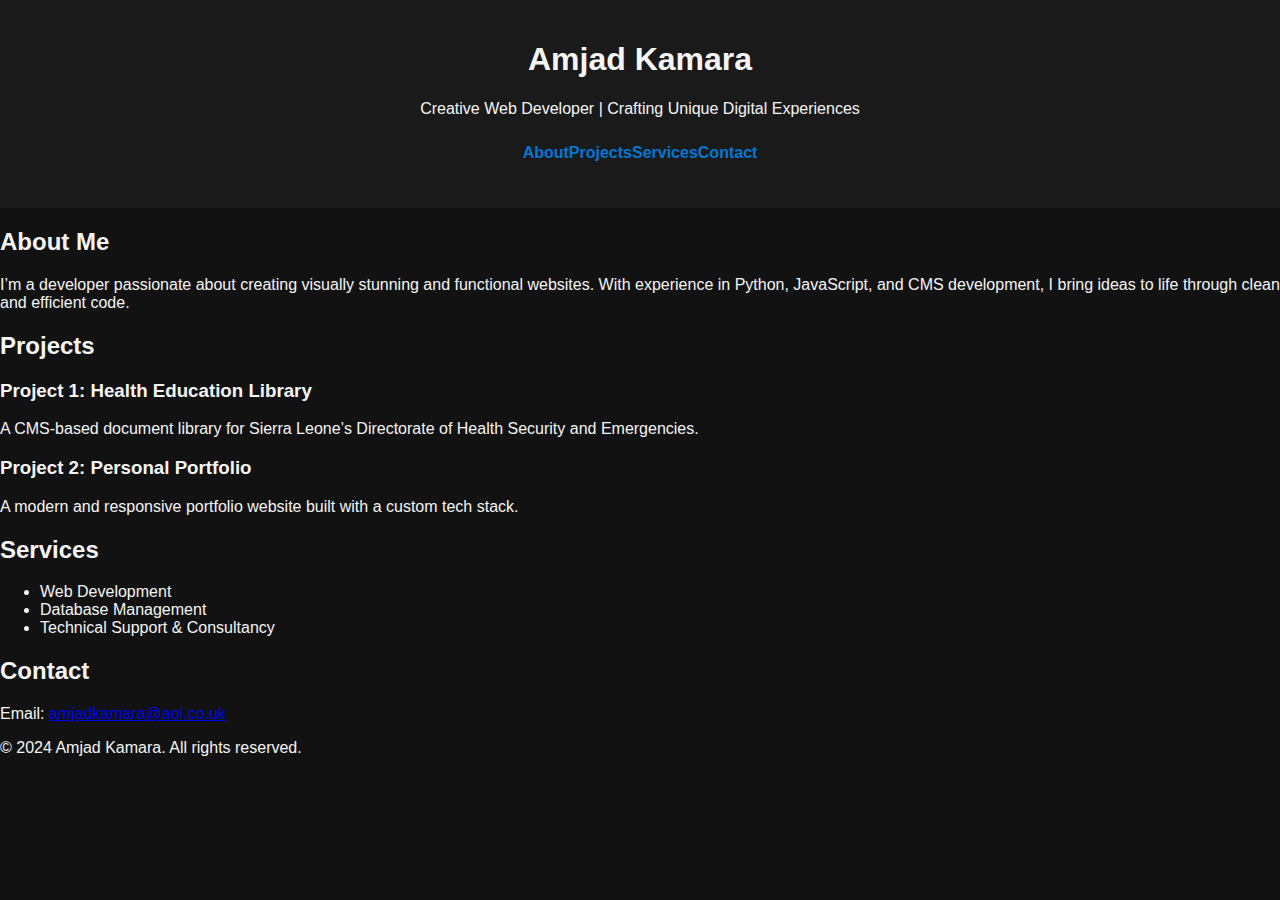
<file: index.html>
<!DOCTYPE html>
<html lang="en">
<head>
    <meta charset="UTF-8">
    <meta name="viewport" content="width=device-width, initial-scale=1.0">
    <title>Amjad Kamara | Portfolio</title>
    <link rel="stylesheet" href="styles.css">
</head>
<body>
    <div class="container">
        <!-- Header Section -->
        <header>
            <h1>Amjad Kamara</h1>
            <p>Creative Web Developer | Crafting Unique Digital Experiences</p>
            <nav>
                <ul>
                    <li><a href="#about">About</a></li>
                    <li><a href="#projects">Projects</a></li>
                    <li><a href="#services">Services</a></li>
                    <li><a href="#contact">Contact</a></li>
                </ul>
            </nav>
        </header>

        <!-- About Section -->
        <section id="about">
            <h2>About Me</h2>
            <p>I’m a developer passionate about creating visually stunning and functional websites. With experience in Python, JavaScript, and CMS development, I bring ideas to life through clean and efficient code.</p>
        </section>

        <!-- Projects Section -->
        <section id="projects">
            <h2>Projects</h2>
            <div class="project">
                <h3>Project 1: Health Education Library</h3>
                <p>A CMS-based document library for Sierra Leone’s Directorate of Health Security and Emergencies.</p>
            </div>
            <div class="project">
                <h3>Project 2: Personal Portfolio</h3>
                <p>A modern and responsive portfolio website built with a custom tech stack.</p>
            </div>
        </section>

        <!-- Services Section -->
        <section id="services">
            <h2>Services</h2>
            <ul>
                <li>Web Development</li>
                <li>Database Management</li>
                <li>Technical Support & Consultancy</li>
            </ul>
        </section>

        <!-- Contact Section -->
        <section id="contact">
            <h2>Contact</h2>
            <p>Email: <a href="mailto:amjadkamara@aol.co.uk">amjadkamara@aol.co.uk</a></p>
        </section>

        <!-- Footer -->
        <footer>
            <p>&copy; 2024 Amjad Kamara. All rights reserved.</p>
        </footer>
    </div>
</body>
</html>
</file>
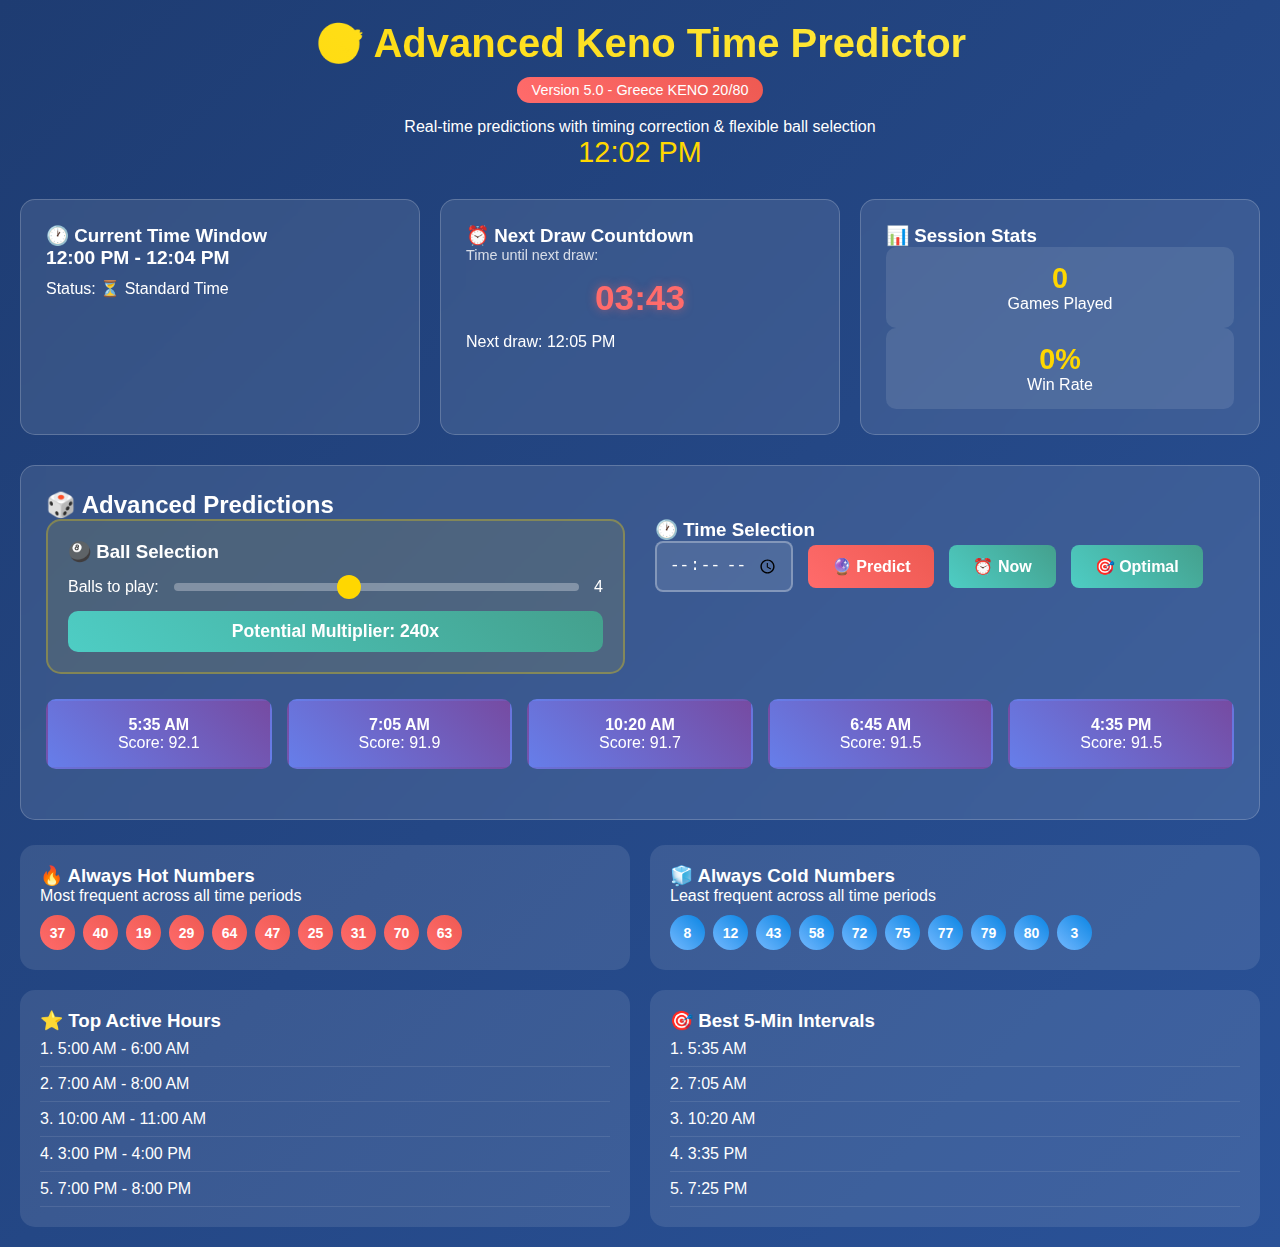
<file: live_demos/keno_demo/index.html>
<!DOCTYPE html>
<html lang="en">
<head>
    <meta charset="UTF-8">
    <meta name="viewport" content="width=device-width, initial-scale=1.0">
    <title>Advanced Keno Time Predictor V5</title>
    <style>
        * {
            margin: 0;
            padding: 0;
            box-sizing: border-box;
        }

        body {
            font-family: 'Segoe UI', Tahoma, Geneva, Verdana, sans-serif;
            background: linear-gradient(135deg, #1e3c72 0%, #2a5298 100%);
            color: white;
            min-height: 100vh;
            padding: 20px;
        }

        .container {
            max-width: 1600px;
            margin: 0 auto;
        }

        .header {
            text-align: center;
            margin-bottom: 30px;
        }

        .header h1 {
            font-size: 2.5em;
            margin-bottom: 10px;
            background: linear-gradient(45deg, #ffd700, #ffed4e);
            -webkit-background-clip: text;
            -webkit-text-fill-color: transparent;
            background-clip: text;
        }

        .version-badge {
            background: linear-gradient(45deg, #ff6b6b, #ee5a52);
            padding: 5px 15px;
            border-radius: 20px;
            font-size: 0.9em;
            margin-bottom: 15px;
            display: inline-block;
        }

        .dashboard {
            display: grid;
            grid-template-columns: 1fr 1fr 1fr;
            gap: 20px;
            margin-bottom: 30px;
        }

        .card {
            background: rgba(255, 255, 255, 0.1);
            backdrop-filter: blur(10px);
            border-radius: 15px;
            padding: 25px;
            border: 1px solid rgba(255, 255, 255, 0.2);
        }

        .current-time {
            text-align: center;
            font-size: 1.8em;
            color: #ffd700;
            margin-bottom: 20px;
        }

        .countdown-timer {
            text-align: center;
            font-size: 2.2em;
            color: #ff6b6b;
            font-weight: bold;
            margin: 15px 0;
            text-shadow: 0 0 10px rgba(255, 107, 107, 0.5);
        }

        .countdown-label {
            font-size: 0.9em;
            color: rgba(255, 255, 255, 0.8);
            margin-bottom: 10px;
        }

        .prediction-section {
            grid-column: 1 / -1;
        }

        .controls-section {
            display: grid;
            grid-template-columns: 1fr 1fr;
            gap: 30px;
            margin-bottom: 25px;
        }

        .ball-selector {
            background: rgba(255, 215, 0, 0.1);
            border: 2px solid rgba(255, 215, 0, 0.3);
            border-radius: 15px;
            padding: 20px;
        }

        .ball-count-input {
            display: flex;
            align-items: center;
            gap: 15px;
            margin: 15px 0;
        }

        .ball-count-slider {
            flex: 1;
            -webkit-appearance: none;
            height: 8px;
            border-radius: 4px;
            background: rgba(255, 255, 255, 0.3);
            outline: none;
        }

        .ball-count-slider::-webkit-slider-thumb {
            -webkit-appearance: none;
            appearance: none;
            width: 24px;
            height: 24px;
            border-radius: 50%;
            background: #ffd700;
            cursor: pointer;
        }

        .multiplier-display {
            background: linear-gradient(45deg, #4ecdc4, #44a08d);
            padding: 10px 15px;
            border-radius: 10px;
            text-align: center;
            font-weight: bold;
            font-size: 1.1em;
        }

        .time-selector {
            display: flex;
            gap: 15px;
            margin-bottom: 25px;
            align-items: center;
            flex-wrap: wrap;
        }

        .time-input {
            padding: 12px;
            border-radius: 8px;
            border: 2px solid rgba(255, 255, 255, 0.3);
            background: rgba(255, 255, 255, 0.1);
            color: white;
            font-size: 16px;
        }

        .time-input::placeholder {
            color: rgba(255, 255, 255, 0.7);
        }

        .btn {
            padding: 12px 24px;
            border: none;
            border-radius: 8px;
            font-size: 16px;
            cursor: pointer;
            transition: all 0.3s ease;
            font-weight: 600;
        }

        .btn-primary {
            background: linear-gradient(45deg, #ff6b6b, #ee5a52);
            color: white;
        }

        .btn-primary:hover {
            transform: translateY(-2px);
            box-shadow: 0 5px 15px rgba(255, 107, 107, 0.4);
        }

        .btn-secondary {
            background: linear-gradient(45deg, #4ecdc4, #44a08d);
            color: white;
        }

        .btn-secondary:hover {
            transform: translateY(-2px);
            box-shadow: 0 5px 15px rgba(78, 205, 196, 0.4);
        }

        .optimal-times {
            display: grid;
            grid-template-columns: repeat(auto-fit, minmax(180px, 1fr));
            gap: 15px;
            margin-bottom: 25px;
        }

        .time-chip {
            background: linear-gradient(45deg, #667eea, #764ba2);
            padding: 15px;
            border-radius: 10px;
            text-align: center;
            cursor: pointer;
            transition: all 0.3s ease;
            border: 2px solid transparent;
        }

        .time-chip:hover {
            transform: scale(1.05);
            border-color: #ffd700;
        }

        .time-chip.active {
            border-color: #ffd700;
            background: linear-gradient(45deg, #ffd700, #ffed4e);
            color: #333;
        }

        .prediction-results {
            background: rgba(0, 0, 0, 0.3);
            border-radius: 15px;
            padding: 25px;
            margin-top: 25px;
        }

        .confidence-meter {
            display: flex;
            align-items: center;
            gap: 15px;
            margin-bottom: 20px;
        }

        .confidence-bar {
            flex: 1;
            height: 20px;
            background: rgba(255, 255, 255, 0.2);
            border-radius: 10px;
            overflow: hidden;
        }

        .confidence-fill {
            height: 100%;
            background: linear-gradient(90deg, #ff6b6b, #ffd700, #4ecdc4);
            border-radius: 10px;
            transition: width 0.5s ease;
        }

        .numbers-grid {
            display: grid;
            grid-template-columns: repeat(auto-fit, minmax(60px, 1fr));
            gap: 10px;
            margin: 20px 0;
        }

        .number-ball {
            width: 60px;
            height: 60px;
            border-radius: 50%;
            display: flex;
            align-items: center;
            justify-content: center;
            font-weight: bold;
            font-size: 18px;
            cursor: pointer;
            transition: all 0.3s ease;
            border: 2px solid transparent;
        }

        .number-ball.hot {
            background: linear-gradient(45deg, #ff6b6b, #ee5a52);
            color: white;
        }

        .number-ball.warm {
            background: linear-gradient(45deg, #ffd700, #ffed4e);
            color: #333;
        }

        .number-ball.cold {
            background: linear-gradient(45deg, #4ecdc4, #44a08d);
            color: white;
        }

        .number-ball:hover {
            transform: scale(1.1);
            border-color: white;
        }

        .number-ball.selected {
            border-color: #ffd700;
            box-shadow: 0 0 20px rgba(255, 215, 0, 0.6);
        }

        .game-tracking {
            background: rgba(255, 215, 0, 0.1);
            border: 2px solid rgba(255, 215, 0, 0.3);
            border-radius: 15px;
            padding: 20px;
            margin-top: 25px;
        }

        .tracking-controls {
            display: flex;
            gap: 15px;
            align-items: center;
            flex-wrap: wrap;
            margin-bottom: 15px;
        }

        .tracking-input {
            padding: 10px;
            border-radius: 8px;
            border: 2px solid rgba(255, 255, 255, 0.3);
            background: rgba(255, 255, 255, 0.1);
            color: white;
            flex: 1;
            min-width: 200px;
        }

        .insights-panel {
            display: grid;
            grid-template-columns: 1fr 1fr;
            gap: 20px;
            margin-top: 25px;
        }

        .insight-card {
            background: rgba(255, 255, 255, 0.1);
            border-radius: 15px;
            padding: 20px;
        }

        .hot-cold-numbers {
            display: flex;
            flex-wrap: wrap;
            gap: 8px;
            margin-top: 10px;
        }

        .mini-ball {
            width: 35px;
            height: 35px;
            border-radius: 50%;
            display: flex;
            align-items: center;
            justify-content: center;
            font-weight: bold;
            font-size: 14px;
        }

        .mini-ball.always-hot {
            background: linear-gradient(45deg, #ff6b6b, #ee5a52);
            color: white;
        }

        .mini-ball.always-cold {
            background: linear-gradient(45deg, #74b9ff, #0984e3);
            color: white;
        }

        .results-history {
            background: rgba(0, 0, 0, 0.2);
            border-radius: 10px;
            padding: 15px;
            margin-top: 15px;
            max-height: 200px;
            overflow-y: auto;
        }

        .result-item {
            display: flex;
            justify-content: space-between;
            align-items: center;
            padding: 8px 0;
            border-bottom: 1px solid rgba(255, 255, 255, 0.1);
        }

        .result-item:last-child {
            border-bottom: none;
        }

        .win-indicator {
            padding: 4px 8px;
            border-radius: 12px;
            font-size: 0.8em;
            font-weight: bold;
        }

        .win-indicator.win {
            background: linear-gradient(45deg, #00b894, #00a085);
        }

        .win-indicator.loss {
            background: linear-gradient(45deg, #d63031, #b71c1c);
        }

        .alert {
            background: linear-gradient(45deg, #ff6b6b, #ee5a52);
            padding: 15px;
            border-radius: 10px;
            margin-bottom: 20px;
            text-align: center;
            animation: pulse 2s infinite;
        }

        @keyframes pulse {
            0% { transform: scale(1); }
            50% { transform: scale(1.02); }
            100% { transform: scale(1); }
        }

        .stats-grid {
            display: grid;
            grid-template-columns: repeat(auto-fit, minmax(150px, 1fr));
            gap: 15px;
            margin-top: 20px;
        }

        .stat-item {
            background: rgba(255, 255, 255, 0.1);
            padding: 15px;
            border-radius: 10px;
            text-align: center;
        }

        .stat-value {
            font-size: 1.8em;
            font-weight: bold;
            color: #ffd700;
        }

        @media (max-width: 768px) {
            .dashboard {
                grid-template-columns: 1fr;
            }
            
            .controls-section {
                grid-template-columns: 1fr;
            }
            
            .insights-panel {
                grid-template-columns: 1fr;
            }
            
            .time-selector {
                flex-direction: column;
                align-items: stretch;
            }
            
            .numbers-grid {
                grid-template-columns: repeat(6, 1fr);
            }
        }
    </style>
</head>
<body>
    <div class="container">
        <div class="header">
            <h1>🎯 Advanced Keno Time Predictor</h1>
            <div class="version-badge">Version 5.0 - Greece KENO 20/80</div>
            <p>Real-time predictions with timing correction & flexible ball selection</p>
            <div class="current-time" id="currentTime"></div>
        </div>

        <div class="dashboard">
            <div class="card">
                <h3>🕐 Current Time Window</h3>
                <div id="currentWindow"></div>
                <div id="windowStats"></div>
            </div>

            <div class="card">
                <h3>⏰ Next Draw Countdown</h3>
                <div class="countdown-label">Time until next draw:</div>
                <div class="countdown-timer" id="countdownTimer">00:00</div>
                <div id="nextDrawTime"></div>
            </div>

            <div class="card">
                <h3>📊 Session Stats</h3>
                <div id="sessionStats">
                    <div class="stat-item">
                        <div class="stat-value" id="gamesPlayed">0</div>
                        <div>Games Played</div>
                    </div>
                    <div class="stat-item">
                        <div class="stat-value" id="winRate">0%</div>
                        <div>Win Rate</div>
                    </div>
                </div>
            </div>
        </div>

        <div class="card prediction-section">
            <h2>🎲 Advanced Predictions</h2>
            
            <div class="controls-section">
                <div class="ball-selector">
                    <h3>🎱 Ball Selection</h3>
                    <div class="ball-count-input">
                        <span>Balls to play:</span>
                        <input type="range" min="1" max="8" value="4" class="ball-count-slider" id="ballCountSlider">
                        <span id="ballCountDisplay">4</span>
                    </div>
                    <div class="multiplier-display" id="multiplierDisplay">
                        Potential Multiplier: 240.0x
                    </div>
                </div>

                <div>
                    <h3>🕐 Time Selection</h3>
                    <div class="time-selector">
                        <input type="time" id="targetTime" class="time-input" placeholder="Select time">
                        <button class="btn btn-primary" onclick="generatePrediction()">🔮 Predict</button>
                        <button class="btn btn-secondary" onclick="useCurrentTime()">⏰ Now</button>
                        <button class="btn btn-secondary" onclick="findOptimalWindow()">🎯 Optimal</button>
                    </div>
                </div>
            </div>

            <div class="optimal-times">
                <div class="time-chip" onclick="selectTime('05:35')">
                    <div><strong>5:35 AM</strong></div>
                    <div>Score: 92.1</div>
                </div>
                <div class="time-chip" onclick="selectTime('07:05')">
                    <div><strong>7:05 AM</strong></div>
                    <div>Score: 91.9</div>
                </div>
                <div class="time-chip" onclick="selectTime('10:20')">
                    <div><strong>10:20 AM</strong></div>
                    <div>Score: 91.7</div>
                </div>
                <div class="time-chip" onclick="selectTime('06:45')">
                    <div><strong>6:45 AM</strong></div>
                    <div>Score: 91.5</div>
                </div>
                <div class="time-chip" onclick="selectTime('16:35')">
                    <div><strong>4:35 PM</strong></div>
                    <div>Score: 91.5</div>
                </div>
            </div>

            <div class="prediction-results" id="predictionResults" style="display: none;">
                <div class="confidence-meter">
                    <span>Confidence:</span>
                    <div class="confidence-bar">
                        <div class="confidence-fill" id="confidenceFill"></div>
                    </div>
                    <span id="confidenceText">0%</span>
                </div>

                <div id="alertMessage" class="alert" style="display: none;"></div>

                <h3>🔥 Recommended Numbers (Timing Corrected)</h3>
                <div class="numbers-grid" id="numbersGrid"></div>

                <div class="game-tracking">
                    <h3>🎮 Game Tracking</h3>
                    <div class="tracking-controls">
                        <button class="btn btn-primary" onclick="markAsPlayed()">✅ Mark as Played</button>
                        <input type="text" class="tracking-input" id="actualResults" 
                               placeholder="Enter actual draw results (e.g., 1,5,10,15,20,25,30,35,40,45,50,55,60,65,70,75,78,79,80,2)">
                        <button class="btn btn-secondary" onclick="submitResults()">📊 Submit Results</button>
                    </div>
                    <div class="results-history" id="resultsHistory"></div>
                </div>

                <div class="stats-grid">
                    <div class="stat-item">
                        <div class="stat-value" id="historicalDraws">0</div>
                        <div>Historical Draws</div>
                    </div>
                    <div class="stat-item">
                        <div class="stat-value" id="consistencyScore">0%</div>
                        <div>Consistency</div>
                    </div>
                    <div class="stat-item">
                        <div class="stat-value" id="timeWindow">--</div>
                        <div>Optimal Window</div>
                    </div>
                    <div class="stat-item">
                        <div class="stat-value" id="timingOffset">+0min</div>
                        <div>Timing Offset</div>
                    </div>
                </div>
            </div>
        </div>

        <div class="insights-panel">
            <div class="insight-card">
                <h3>🔥 Always Hot Numbers</h3>
                <p>Most frequent across all time periods</p>
                <div class="hot-cold-numbers" id="alwaysHotNumbers"></div>
            </div>

            <div class="insight-card">
                <h3>🧊 Always Cold Numbers</h3>
                <p>Least frequent across all time periods</p>
                <div class="hot-cold-numbers" id="alwaysColdNumbers"></div>
            </div>

            <div class="insight-card">
                <h3>⭐ Top Active Hours</h3>
                <div id="topActiveHours"></div>
            </div>

            <div class="insight-card">
                <h3>🎯 Best 5-Min Intervals</h3>
                <div id="topIntervals"></div>
            </div>
        </div>
    </div>

    <script>
        // Enhanced Keno Configuration V5 with timing correction
        const KENO_TIME_CONFIG_V5 = {
            TOTAL_DRAWS: 13649,
            ANALYSIS_VERSION: "5.0",
            DEFAULT_BALL_COUNT: 4, // From Python export
            TIMING_OFFSET_MINUTES: -5, // Correction for early prediction issue
            DRAW_INTERVAL_MINUTES: 5,
            MULTIPLIERS: {
                1: 3.6, 2: 15.0, 3: 60.0, 4: 240.0,
                5: 1000.0, 6: 3800.0, 7: 12500.0, 8: 35000.0
            },
            OPTIMAL_TIMES: ["05:35", "07:05", "10:20", "06:45", "16:35", "04:00", "07:10", "01:40", "03:35", "15:45"],
            ALWAYS_HOT_NUMBERS: [37, 40, 19, 29, 64, 47, 25, 31, 70, 63],
            ALWAYS_COLD_NUMBERS: [8, 12, 43, 58, 72, 75, 77, 79, 80, 3],
            TOP_ACTIVE_HOURS: ["05:00-06:00", "07:00-08:00", "10:00-11:00", "15:00-16:00", "19:00-20:00"],
            TOP_INTERVALS: ["05:35", "07:05", "10:20", "15:35", "19:25"],
            TIME_PATTERNS: {
                "05:35": {
                    "hot_numbers": [37, 40, 19, 29, 64, 47, 55, 2, 21, 18, 65, 74, 48, 36, 25],
                    "total_draws": 95,
                    "consistency": 17.05,
                    "combinations": [
                        {"numbers": [2, 37], "frequency": 17},
                        {"numbers": [29, 78], "frequency": 16},
                        {"numbers": [37, 40], "frequency": 16}
                    ]
                },
                "07:05": {
                    "hot_numbers": [40, 63, 49, 59, 54, 5, 28, 80, 9, 3, 15, 73, 78, 19, 53],
                    "total_draws": 95,
                    "consistency": 17.32,
                    "combinations": [
                        {"numbers": [54, 59], "frequency": 17},
                        {"numbers": [19, 63], "frequency": 16},
                        {"numbers": [28, 63], "frequency": 15}
                    ]
                },
                "10:20": {
                    "hot_numbers": [31, 27, 25, 71, 52, 50, 20, 35, 73, 74, 28, 45, 37, 47, 1],
                    "total_draws": 95,
                    "consistency": 17.05,
                    "combinations": [
                        {"numbers": [47, 52], "frequency": 16},
                        {"numbers": [28, 52], "frequency": 16},
                        {"numbers": [25, 71], "frequency": 15}
                    ]
                },
                "06:45": {
                    "hot_numbers": [70, 64, 30, 37, 74, 66, 57, 76, 79, 69, 71, 47, 28, 56, 24],
                    "total_draws": 95,
                    "consistency": 16.74,
                    "combinations": [
                        {"numbers": [37, 64], "frequency": 16},
                        {"numbers": [30, 70], "frequency": 16},
                        {"numbers": [64, 70], "frequency": 16}
                    ]
                },
                "16:35": {
                    "hot_numbers": [68, 6, 33, 22, 17, 35, 25, 2, 29, 78, 10, 30, 54, 40, 20],
                    "total_draws": 95,
                    "consistency": 17.0,
                    "combinations": [
                        {"numbers": [40, 68], "frequency": 15},
                        {"numbers": [6, 40], "frequency": 15},
                        {"numbers": [17, 68], "frequency": 15}
                    ]
                }
            }
        };

        // Global variables
        let selectedNumbers = new Set();
        let currentPrediction = null;
        let sessionStats = { played: 0, wins: 0, history: [] };
        let ballCount = KENO_TIME_CONFIG_V5.DEFAULT_BALL_COUNT;

        // Initialize application
        function initializeApp() {
            setupBallCountSlider();
            updateCurrentTime();
            setupCountdownTimer();
            displayInsights();
            updateSessionStats();
            
            setInterval(updateCurrentTime, 1000);
            setInterval(updateCountdown, 1000);
        }

        function setupBallCountSlider() {
            const slider = document.getElementById('ballCountSlider');
            const display = document.getElementById('ballCountDisplay');
            const multiplierDisplay = document.getElementById('multiplierDisplay');
            
            slider.value = ballCount;
            display.textContent = ballCount;
            multiplierDisplay.textContent = `Potential Multiplier: ${KENO_TIME_CONFIG_V5.MULTIPLIERS[ballCount]}x`;
            
            slider.addEventListener('input', function() {
                ballCount = parseInt(this.value);
                display.textContent = ballCount;
                multiplierDisplay.textContent = `Potential Multiplier: ${KENO_TIME_CONFIG_V5.MULTIPLIERS[ballCount]}x`;
                
                // Regenerate prediction if one exists
                if (currentPrediction) {
                    generatePrediction();
                }
            });
        }

        function formatTime12Hour(timeString) {
            if (!timeString) return timeString;
            
            const [hours, minutes] = timeString.split(':');
            const hour24 = parseInt(hours);
            const hour12 = hour24 === 0 ? 12 : hour24 > 12 ? hour24 - 12 : hour24;
            const ampm = hour24 >= 12 ? 'PM' : 'AM';
            
            return `${hour12}:${minutes} ${ampm}`;
        }

        function updateCurrentTime() {
            const now = new Date();
            const timeString = formatTime12Hour(now.toTimeString().slice(0, 5));
            const currentTimeKey = now.getHours().toString().padStart(2, '0') + ':' + 
                                  now.getMinutes().toString().padStart(2, '0');
            
            document.getElementById('currentTime').textContent = timeString;
            
            const windowInfo = getCurrentTimeWindow(currentTimeKey);
            document.getElementById('currentWindow').innerHTML = `
                <div style="font-size: 1.2em; margin-bottom: 10px;">
                    <strong>${windowInfo.window}</strong>
                </div>
                <div>Status: ${windowInfo.status}</div>
            `;
        }

        function getCurrentTimeWindow(timeKey) {
            const [hour, minute] = timeKey.split(':').map(Number);
            let window, status;
            
            const windowStart = Math.floor(minute / 5) * 5;
            const windowEnd = windowStart + 4;
            
            window = `${formatTime12Hour(hour.toString().padStart(2, '0') + ':' + windowStart.toString().padStart(2, '0'))} - ${formatTime12Hour(hour.toString().padStart(2, '0') + ':' + windowEnd.toString().padStart(2, '0'))}`;
            
            if (KENO_TIME_CONFIG_V5.OPTIMAL_TIMES.includes(timeKey)) {
                status = "🔥 OPTIMAL TIME";
            } else {
                status = "⏳ Standard Time";
            }
            
            return { window, status };
        }

        function setupCountdownTimer() {
            updateCountdown();
        }

        function updateCountdown() {
            const now = new Date();
            const minutes = now.getMinutes();
            const seconds = now.getSeconds();
            
            const nextDrawMinute = Math.ceil(minutes / 5) * 5;
            const minutesUntilNext = (nextDrawMinute - minutes) % 5;
            const secondsUntilNext = (60 - seconds) % 60;
            
            const totalSecondsLeft = minutesUntilNext * 60 + secondsUntilNext;
            const displayMinutes = Math.floor(totalSecondsLeft / 60);
            const displaySeconds = totalSecondsLeft % 60;
            
            document.getElementById('countdownTimer').textContent = 
                `${displayMinutes.toString().padStart(2, '0')}:${displaySeconds.toString().padStart(2, '0')}`;
            
            const nextDrawTime = new Date(now);
            nextDrawTime.setMinutes(nextDrawMinute, 0, 0);
            if (nextDrawMinute <= minutes) {
                nextDrawTime.setHours(nextDrawTime.getHours() + 1);
            }
            
            document.getElementById('nextDrawTime').textContent = 
                `Next draw: ${formatTime12Hour(nextDrawTime.toTimeString().slice(0, 5))}`;
        }

        function displayInsights() {
            // Always hot numbers
            const hotContainer = document.getElementById('alwaysHotNumbers');
            hotContainer.innerHTML = '';
            KENO_TIME_CONFIG_V5.ALWAYS_HOT_NUMBERS.forEach(num => {
                const ball = document.createElement('div');
                ball.className = 'mini-ball always-hot';
                ball.textContent = num;
                hotContainer.appendChild(ball);
            });

            // Always cold numbers
            const coldContainer = document.getElementById('alwaysColdNumbers');
            coldContainer.innerHTML = '';
            KENO_TIME_CONFIG_V5.ALWAYS_COLD_NUMBERS.forEach(num => {
                const ball = document.createElement('div');
                ball.className = 'mini-ball always-cold';
                ball.textContent = num;
                coldContainer.appendChild(ball);
            });

            // Top active hours
            const hoursContainer = document.getElementById('topActiveHours');
            hoursContainer.innerHTML = KENO_TIME_CONFIG_V5.TOP_ACTIVE_HOURS.map((hour, index) => 
                `<div style="padding: 8px 0; border-bottom: 1px solid rgba(255,255,255,0.1);">
                    ${index + 1}. ${hour.split('-').map(h => formatTime12Hour(h)).join(' - ')}
                </div>`
            ).join('');

            // Top intervals
            const intervalsContainer = document.getElementById('topIntervals');
            intervalsContainer.innerHTML = KENO_TIME_CONFIG_V5.TOP_INTERVALS.map((interval, index) => 
                `<div style="padding: 8px 0; border-bottom: 1px solid rgba(255,255,255,0.1);">
                    ${index + 1}. ${formatTime12Hour(interval)}
                </div>`
            ).join('');
        }

        function selectTime(time) {
            document.getElementById('targetTime').value = time;
            
            // Update active time chip
            document.querySelectorAll('.time-chip').forEach(chip => {
                chip.classList.remove('active');
            });
            event.target.closest('.time-chip').classList.add('active');
            
            generatePrediction();
        }

        function useCurrentTime() {
            const now = new Date();
            const currentTime = now.getHours().toString().padStart(2, '0') + ':' + 
                               now.getMinutes().toString().padStart(2, '0');
            document.getElementById('targetTime').value = currentTime;
            generatePrediction();
        }

        function findOptimalWindow() {
            const now = new Date();
            const currentMinutes = now.getHours() * 60 + now.getMinutes();
            
            // Find the next optimal time
            const optimalTimes = KENO_TIME_CONFIG_V5.OPTIMAL_TIMES;
            let nextOptimal = null;
            let minDiff = Infinity;
            
            for (let time of optimalTimes) {
                const [hour, minute] = time.split(':').map(Number);
                const timeMinutes = hour * 60 + minute;
                let diff = timeMinutes - currentMinutes;
                
                if (diff < 0) diff += 24 * 60; // Next day
                
                if (diff < minDiff) {
                    minDiff = diff;
                    nextOptimal = time;
                }
            }
            
            document.getElementById('targetTime').value = nextOptimal;
            generatePrediction();
            
            showAlert(`🎯 Next optimal time: ${formatTime12Hour(nextOptimal)} (in ${Math.floor(minDiff / 60)}h ${minDiff % 60}m)`);
        }

        function generatePrediction() {
            const targetTime = document.getElementById('targetTime').value;
            if (!targetTime) {
                showAlert("⚠️ Please select a target time first!");
                return;
            }

            const prediction = analyzePrediction(targetTime);
            displayPrediction(prediction);
        }

        function analyzePrediction(timeKey) {
            // Apply timing correction
            const correctedTime = applyTimingCorrection(timeKey);
            const timePattern = KENO_TIME_CONFIG_V5.TIME_PATTERNS[correctedTime] || 
                              KENO_TIME_CONFIG_V5.TIME_PATTERNS[timeKey];
            
            if (!timePattern) {
                return {
                    confidence: 60,
                    numbers: KENO_TIME_CONFIG_V5.ALWAYS_HOT_NUMBERS.slice(0, ballCount),
                    combinations: [],
                    isOptimal: false,
                    timeWindow: "Unknown",
                    strategy: "Using global hot numbers - limited historical data",
                    timingOffset: KENO_TIME_CONFIG_V5.TIMING_OFFSET_MINUTES
                };
            }

            const confidence = calculateConfidence(timePattern);
            const isOptimal = KENO_TIME_CONFIG_V5.OPTIMAL_TIMES.includes(timeKey);
            
            // Select numbers based on ball count
            const selectedNumbers = selectOptimalNumbers(timePattern.hot_numbers, ballCount);
            
            return {
                confidence: confidence,
                numbers: selectedNumbers,
                combinations: timePattern.combinations || [],
                isOptimal: isOptimal,
                timeWindow: getCurrentTimeWindow(timeKey).window,
                totalDraws: timePattern.total_draws,
                consistency: timePattern.consistency,
                strategy: generateStrategy(timePattern, confidence, ballCount),
                timingOffset: KENO_TIME_CONFIG_V5.TIMING_OFFSET_MINUTES
            };
        }

        function applyTimingCorrection(timeKey) {
            const [hour, minute] = timeKey.split(':').map(Number);
            const correctedMinute = minute + KENO_TIME_CONFIG_V5.TIMING_OFFSET_MINUTES;
            
            if (correctedMinute < 0) {
                return `${(hour - 1).toString().padStart(2, '0')}:${(60 + correctedMinute).toString().padStart(2, '0')}`;
            } else if (correctedMinute >= 60) {
                return `${(hour + 1).toString().padStart(2, '0')}:${(correctedMinute - 60).toString().padStart(2, '0')}`;
            }
            
            return `${hour.toString().padStart(2, '0')}:${correctedMinute.toString().padStart(2, '0')}`;
        }

        function selectOptimalNumbers(hotNumbers, count) {
            // Mix hot numbers with always hot numbers for better coverage
            const mixed = [...new Set([...hotNumbers.slice(0, count * 2), ...KENO_TIME_CONFIG_V5.ALWAYS_HOT_NUMBERS])];
            return mixed.slice(0, count);
        }

        function calculateConfidence(pattern) {
            const base = 50;
            const drawBoost = Math.min(pattern.total_draws * 1.5, 25);
            const consistencyBoost = pattern.consistency * 0.4;
            const comboBoost = pattern.combinations ? pattern.combinations.length * 2 : 0;
            
            return Math.min(base + drawBoost + consistencyBoost + comboBoost, 95);
        }

        function generateStrategy(pattern, confidence, ballCount) {
            const strategies = [];
            const multiplier = KENO_TIME_CONFIG_V5.MULTIPLIERS[ballCount];
            
            if (confidence >= 85) {
                strategies.push(`🔥 High confidence - Play ${ballCount} balls for ${multiplier}x potential`);
                strategies.push("💎 Timing corrected for optimal hit rate");
                strategies.push(`🎯 Expected: ${Math.ceil(ballCount * 0.7)}-${ballCount} numbers to hit`);
            } else if (confidence >= 75) {
                strategies.push(`⚡ Good patterns - ${ballCount} balls at ${multiplier}x multiplier`);
                strategies.push("🔄 Consider reducing ball count for safer play");
                strategies.push(`📊 Expected: ${Math.ceil(ballCount * 0.5)}-${Math.ceil(ballCount * 0.8)} numbers to hit`);
            } else {
                strategies.push("⚠️ Lower confidence - Consider waiting for optimal time");
                strategies.push(`🛡️ Conservative play: reduce to ${Math.max(1, ballCount - 2)} balls`);
                strategies.push(`📈 Expected: ${Math.ceil(ballCount * 0.3)}-${Math.ceil(ballCount * 0.6)} numbers to hit`);
            }
            
            return strategies;
        }

        function displayPrediction(prediction) {
            currentPrediction = prediction;
            
            // Show results section
            document.getElementById('predictionResults').style.display = 'block';
            
            // Update confidence meter
            const confidenceFill = document.getElementById('confidenceFill');
            const confidenceText = document.getElementById('confidenceText');
            confidenceFill.style.width = prediction.confidence + '%';
            confidenceText.textContent = Math.round(prediction.confidence) + '%';
            
            // Show alert for optimal times
            const alertMessage = document.getElementById('alertMessage');
            if (prediction.isOptimal) {
                alertMessage.style.display = 'block';
                alertMessage.textContent = `🔥 OPTIMAL TIME! Timing-corrected prediction for ${ballCount} balls at ${KENO_TIME_CONFIG_V5.MULTIPLIERS[ballCount]}x multiplier!`;
            } else {
                alertMessage.style.display = 'none';
            }
            
            // Display numbers
            displayNumbers(prediction.numbers);
            
            // Update stats
            document.getElementById('historicalDraws').textContent = prediction.totalDraws || 'N/A';
            document.getElementById('consistencyScore').textContent = 
                prediction.consistency ? Math.round(prediction.consistency) + '%' : 'N/A';
            document.getElementById('timeWindow').textContent = prediction.timeWindow;
            document.getElementById('timingOffset').textContent = 
                `${prediction.timingOffset > 0 ? '+' : ''}${prediction.timingOffset}min`;
        }

        function displayNumbers(numbers) {
            const grid = document.getElementById('numbersGrid');
            grid.innerHTML = '';
            
            numbers.forEach((number, index) => {
                const ball = document.createElement('div');
                ball.className = 'number-ball';
                ball.textContent = number;
                ball.onclick = () => toggleNumber(ball, number);
                
                // Color based on priority
                if (index < Math.ceil(ballCount * 0.4)) {
                    ball.classList.add('hot');
                } else if (index < Math.ceil(ballCount * 0.7)) {
                    ball.classList.add('warm');
                } else {
                    ball.classList.add('cold');
                }
                
                grid.appendChild(ball);
            });
        }

        function toggleNumber(ball, number) {
            if (selectedNumbers.has(number)) {
                selectedNumbers.delete(number);
                ball.classList.remove('selected');
            } else {
                selectedNumbers.add(number);
                ball.classList.add('selected');
            }
        }

        function markAsPlayed() {
            if (!currentPrediction) {
                showAlert("⚠️ Generate a prediction first!");
                return;
            }
            
            const playedNumbers = Array.from(selectedNumbers).length > 0 ? 
                                 Array.from(selectedNumbers) : 
                                 currentPrediction.numbers.slice(0, ballCount);
            
            const gameData = {
                time: new Date().toLocaleTimeString(),
                numbers: playedNumbers,
                ballCount: ballCount,
                multiplier: KENO_TIME_CONFIG_V5.MULTIPLIERS[ballCount],
                confidence: currentPrediction.confidence,
                status: 'played'
            };
            
            sessionStats.played++;
            sessionStats.history.unshift(gameData);
            
            updateSessionStats();
            showAlert(`✅ Marked as played: ${playedNumbers.join(', ')} (${ballCount} balls at ${gameData.multiplier}x)`);
        }

        function submitResults() {
            const resultsInput = document.getElementById('actualResults');
            const actualResults = resultsInput.value.trim();
            
            if (!actualResults) {
                showAlert("⚠️ Enter the actual draw results!");
                return;
            }
            
            if (sessionStats.history.length === 0 || sessionStats.history[0].status !== 'played') {
                showAlert("⚠️ Mark a game as played first!");
                return;
            }
            
            const actualNumbers = actualResults.split(',').map(n => parseInt(n.trim())).filter(n => !isNaN(n));
            const lastGame = sessionStats.history[0];
            const matches = lastGame.numbers.filter(n => actualNumbers.includes(n));
            
            const isWin = matches.length === lastGame.ballCount;
            
            lastGame.actualResults = actualNumbers;
            lastGame.matches = matches;
            lastGame.matchCount = matches.length;
            lastGame.status = isWin ? 'win' : 'loss';
            
            if (isWin) {
                sessionStats.wins++;
                showAlert(`🎉 WIN! All ${lastGame.ballCount} numbers matched! Payout: ${lastGame.multiplier}x`);
            } else {
                showAlert(`❌ ${matches.length}/${lastGame.ballCount} numbers matched: ${matches.join(', ')}`);
            }
            
            updateSessionStats();
            displayResultsHistory();
            resultsInput.value = '';
        }

        function updateSessionStats() {
            document.getElementById('gamesPlayed').textContent = sessionStats.played;
            document.getElementById('winRate').textContent = 
                sessionStats.played > 0 ? Math.round((sessionStats.wins / sessionStats.played) * 100) + '%' : '0%';
        }

        function displayResultsHistory() {
            const historyContainer = document.getElementById('resultsHistory');
            historyContainer.innerHTML = '';
            
            sessionStats.history.slice(0, 5).forEach(game => {
                const item = document.createElement('div');
                item.className = 'result-item';
                
                const status = game.status === 'win' ? 'WIN' : 
                              game.status === 'loss' ? 'LOSS' : 'PENDING';
                const statusClass = game.status === 'win' ? 'win' : 'loss';
                
                item.innerHTML = `
                    <div>
                        <div>${game.time} - ${game.ballCount} balls</div>
                        <div style="font-size: 0.9em; opacity: 0.8;">
                            ${game.numbers.slice(0, 6).join(', ')}${game.numbers.length > 6 ? '...' : ''}
                        </div>
                        ${game.matchCount !== undefined ? 
                          `<div style="font-size: 0.8em; color: #ffd700;">Matched: ${game.matchCount}/${game.ballCount}</div>` : 
                          ''}
                    </div>
                    <div class="win-indicator ${statusClass}">${status}</div>
                `;
                
                historyContainer.appendChild(item);
            });
        }

        function showAlert(message) {
            const alertDiv = document.getElementById('alertMessage');
            alertDiv.textContent = message;
            alertDiv.style.display = 'block';
            
            setTimeout(() => {
                alertDiv.style.display = 'none';
            }, 5000);
        }

        // Initialize the application
        initializeApp();

        // Auto-generate prediction for current time if it's optimal
        setTimeout(() => {
            const now = new Date();
            const currentTime = now.getHours().toString().padStart(2, '0') + ':' + 
                               now.getMinutes().toString().padStart(2, '0');
            
            if (KENO_TIME_CONFIG_V5.OPTIMAL_TIMES.includes(currentTime)) {
                useCurrentTime();
                showAlert(`🎯 Current time ${formatTime12Hour(currentTime)} is optimal! Auto-generating prediction...`);
            }
        }, 2000);
    </script>
</body>
</html>
</file>
<file: styles.css>
/* Base styles for mobile */
body {
    font-family: Arial, sans-serif;
    margin: 0;
    padding: 0;
    background-color: #121212;
    color: #f5f5f5;
}

header {
    text-align: center;
    padding: 20px;
    background-color: #1a1a1a;
}

nav ul {
    display: flex;
    flex-direction: column;
    list-style: none;
    padding: 0;
}

nav ul li {
    margin: 10px 0;
}

nav ul li a {
    text-decoration: none;
    color: #0078d4;
    font-weight: bold;
}

/* Tablet and Desktop styles */
@media (min-width: 768px) {
    nav ul {
        flex-direction: row;
        justify-content: center;
    }
}
</file>
